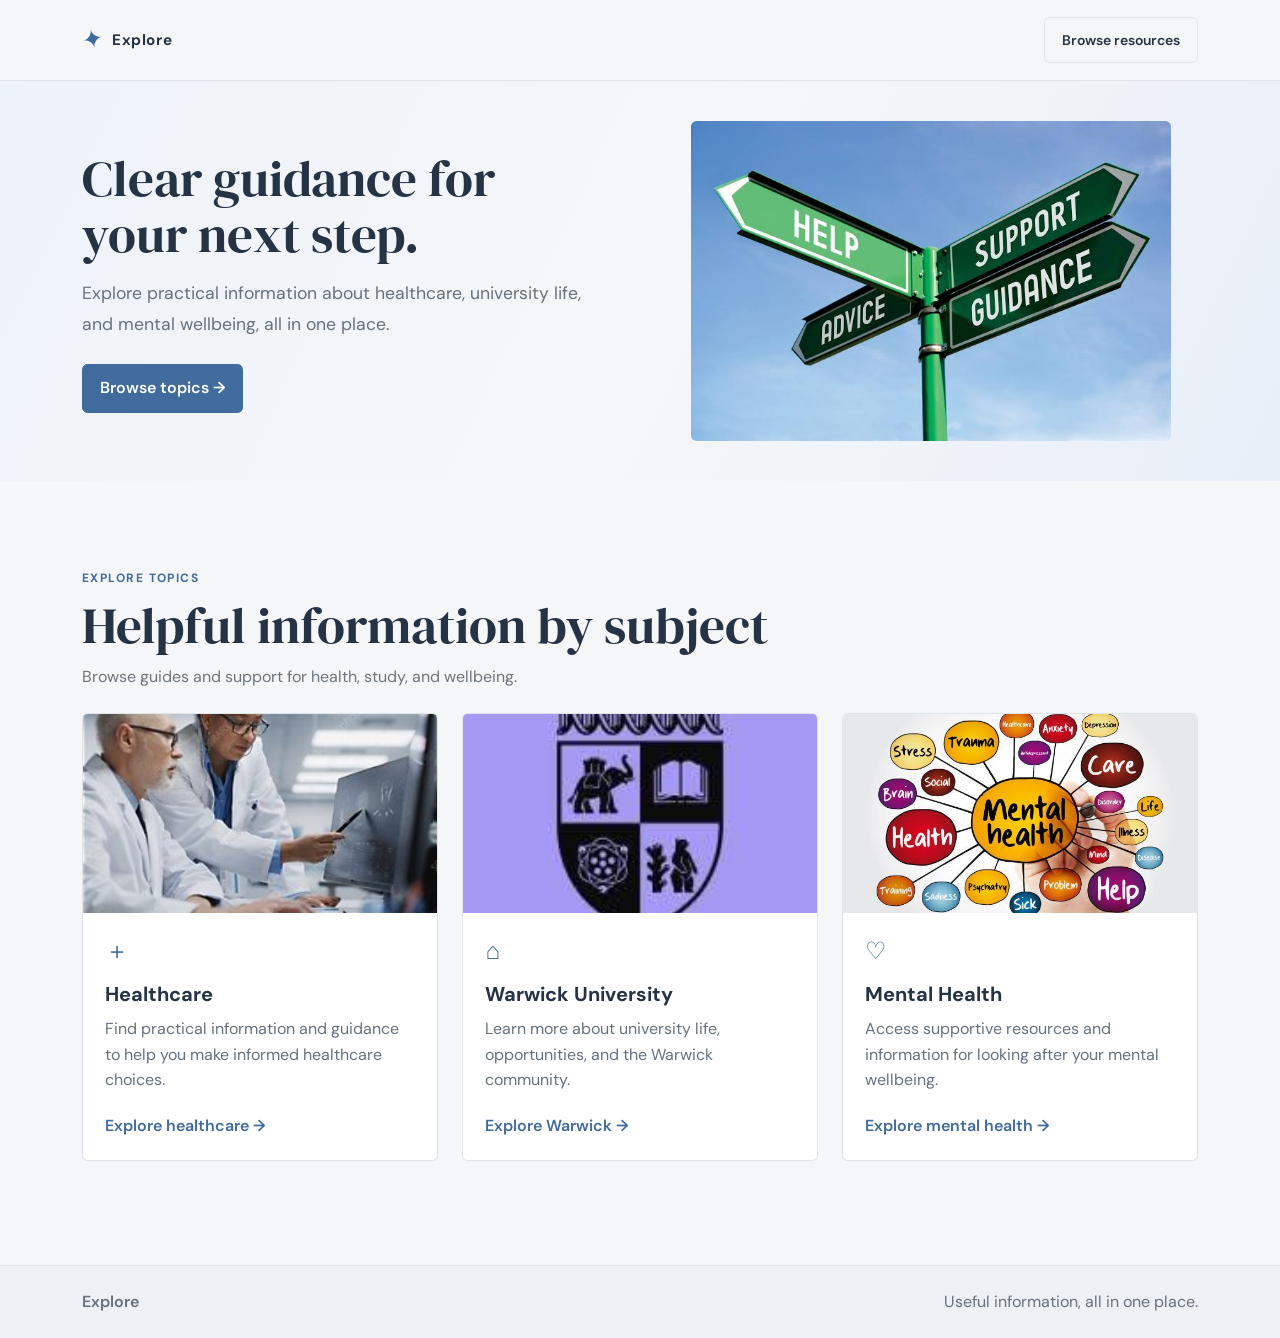
<file: index.html>
﻿<!DOCTYPE html>
<html lang="en">
<head>
    <meta charset="UTF-8">
    <meta name="viewport" content="width=device-width, initial-scale=1">
    <meta name="description" content="Explore healthcare, university, and mental health resources.">
    <title>Explore | Home</title>
    <link rel="preconnect" href="https://fonts.googleapis.com">
    <link rel="preconnect" href="https://fonts.gstatic.com" crossorigin>
    <link href="https://fonts.googleapis.com/css2?family=DM+Sans:wght@400;500;600;700&family=DM+Serif+Display&display=swap" rel="stylesheet">
    <link href="https://cdn.jsdelivr.net/npm/bootstrap@5.3.8/dist/css/bootstrap.min.css" rel="stylesheet">
    <link href="Main.css" rel="stylesheet">
</head>
<body class="home-page">
    <nav class="site-nav navbar navbar-expand-lg sticky-top" aria-label="Main navigation">
        <div class="container py-2">
            <a class="navbar-brand d-flex align-items-center" href="index.html">
                <span class="brand-mark" aria-hidden="true">✦</span>
                <span class="brand-name fw-bold">Explore</span>
            </a>
            <a class="btn btn-outline-light btn-sm" href="#resources">Browse resources</a>
        </div>
    </nav>

    <main>
        <section class="hero">
            <div class="container">
                <div class="row align-items-center g-4 g-lg-5">
                    <div class="col-lg-6">
                        <h1 class="mb-3">Clear guidance for your next step.</h1>
                        <p class="hero-copy mb-4">Explore practical information about healthcare, university life, and mental wellbeing, all in one place.</p>
                        <a class="btn btn-primary me-2" href="#resources">Browse topics <span aria-hidden="true">→</span></a>
                    </div>
                    <div class="col-lg-6">
                        <figure class="hero-image-frame">
                            <img class="hero-image" src="images/images.jpeg" alt="A signpost pointing to help, support, advice, and guidance">
                        </figure>
                    </div>
                </div>
            </div>
        </section>

        <section class="resources" id="resources">
            <div class="container">
                <div class="mb-4">
                    <p class="eyebrow mb-2">Explore topics</p>
                    <h2 class="section-heading mb-2">Helpful information by subject</h2>
                    <p class="text-secondary mb-0">Browse guides and support for health, study, and wellbeing.</p>
                </div>
                <div class="row g-4">
                    <div class="col-md-4">
                        <article class="resource-card">
                            <img class="resource-image" src="comphealthcare.jpg" alt="Healthcare professionals reviewing a scan together">
                            <div class="resource-icon" aria-hidden="true">＋</div>
                            <h3>Healthcare</h3>
                            <p>Find practical information and guidance to help you make informed healthcare choices.</p>
                            <a class="resource-link" href="healthcare.html">Explore healthcare <span aria-hidden="true">→</span></a>
                        </article>
                    </div>
                    <div class="col-md-4">
                        <article class="resource-card">
                            <img class="resource-image" src="warwick.jpg" alt="Warwick University crest">
                            <div class="resource-icon" aria-hidden="true">⌂</div>
                            <h3>Warwick University</h3>
                            <p>Learn more about university life, opportunities, and the Warwick community.</p>
                            <a class="resource-link" href="warwick.html">Explore Warwick <span aria-hidden="true">→</span></a>
                        </article>
                    </div>
                    <div class="col-md-4">
                        <article class="resource-card">
                            <img class="resource-image" src="images/mental_health.jpeg" alt="Illustrated map of mental health topics and support">
                            <div class="resource-icon" aria-hidden="true">♡</div>
                            <h3>Mental Health</h3>
                            <p>Access supportive resources and information for looking after your mental wellbeing.</p>
                            <a class="resource-link" href="mental_health.html">Explore mental health <span aria-hidden="true">→</span></a>
                        </article>
                    </div>
                </div>
            </div>
        </section>
    </main>
    <footer class="py-4">
        <div class="container d-flex flex-column flex-sm-row justify-content-between gap-2">
            <span class="fw-semibold">Explore</span>
            <span>Useful information, all in one place.</span>
        </div>
    </footer>
    <script src="https://cdn.jsdelivr.net/npm/bootstrap@5.3.8/dist/js/bootstrap.bundle.min.js"></script>
</body>
</html>
</file>
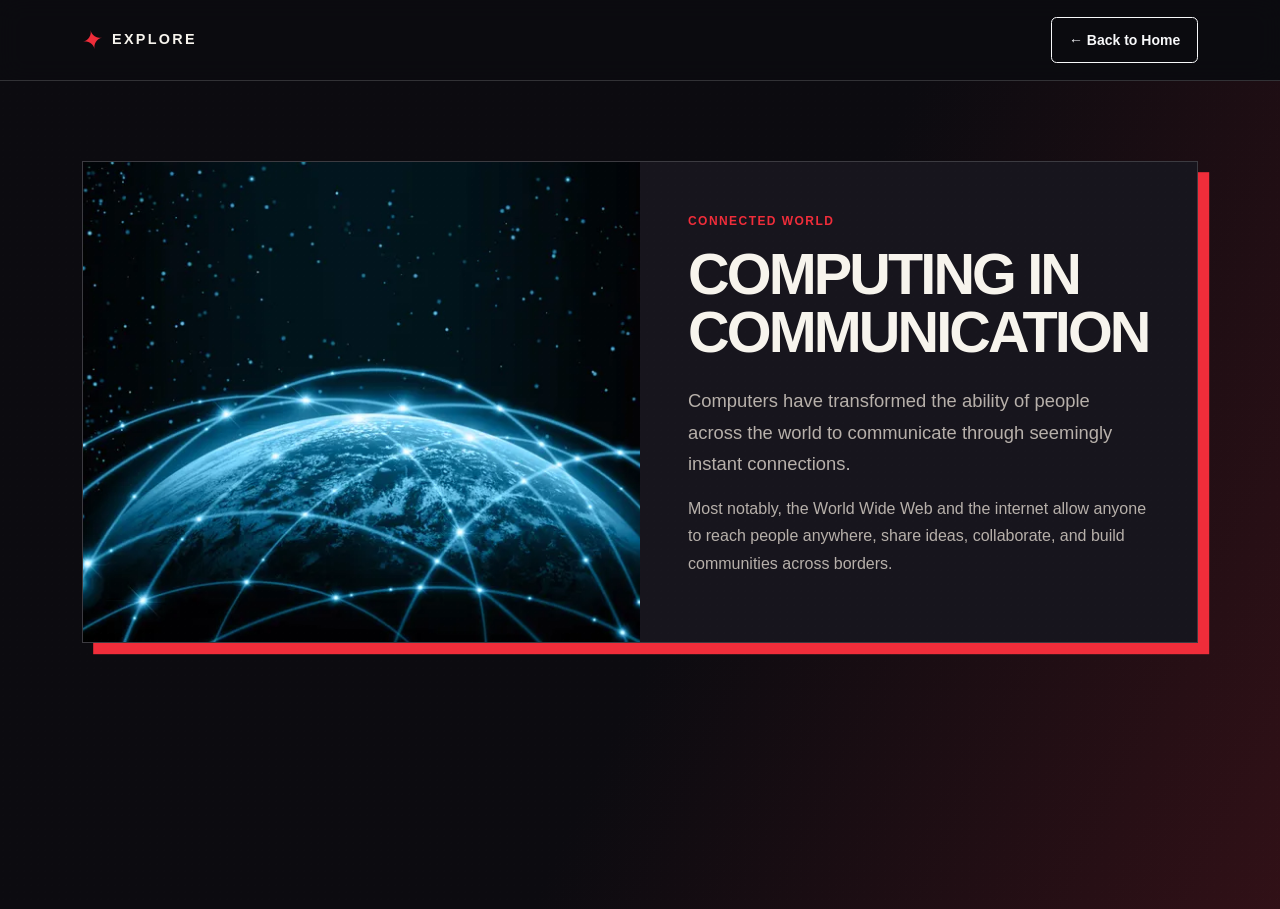
<file: communication.html>
<!DOCTYPE html>
<html lang="en">
<head>
    <meta charset="UTF-8">
    <meta name="viewport" content="width=device-width, initial-scale=1">
    <meta name="description" content="How computing has transformed global communication.">
    <title>Computing in Communication</title>
    <link href="https://cdn.jsdelivr.net/npm/bootstrap@5.3.8/dist/css/bootstrap.min.css" rel="stylesheet">
    <link href="Main.css" rel="stylesheet">
</head>
<body class="theme-night communication-page">
    <nav class="site-nav navbar sticky-top" aria-label="Communication page navigation">
        <div class="container py-2">
            <a class="navbar-brand d-flex align-items-center" href="Main.html">
                <span class="brand-mark" aria-hidden="true">✦</span>
                <span class="brand-name fw-bold">Explore</span>
            </a>
            <a class="btn btn-outline-light btn-sm" href="index.html">← Back to Home</a>
        </div>
    </nav>

    <main class="communication-main">
        <div class="container py-5">
            <article class="communication-card">
                <div class="row g-0 align-items-stretch">
                    <div class="col-lg-6">
                        <img src="globalCommunicationImage.webp" class="communication-image" alt="People communicating around the world">
                    </div>
                    <div class="col-lg-6 d-flex align-items-center">
                        <div class="communication-copy p-4 p-md-5">
                            <p class="eyebrow mb-3">Connected world</p>
                            <h1>Computing in Communication</h1>
                            <p class="communication-lead">Computers have transformed the ability of people across the world to communicate through seemingly instant connections.</p>
                            <p>Most notably, the World Wide Web and the internet allow anyone to reach people anywhere, share ideas, collaborate, and build communities across borders.</p>
                        </div>
                    </div>
                </div>
            </article>
        </div>
    </main>

    <script src="https://cdn.jsdelivr.net/npm/bootstrap@5.3.8/dist/js/bootstrap.bundle.min.js"></script>
</body>
</html>
</file>
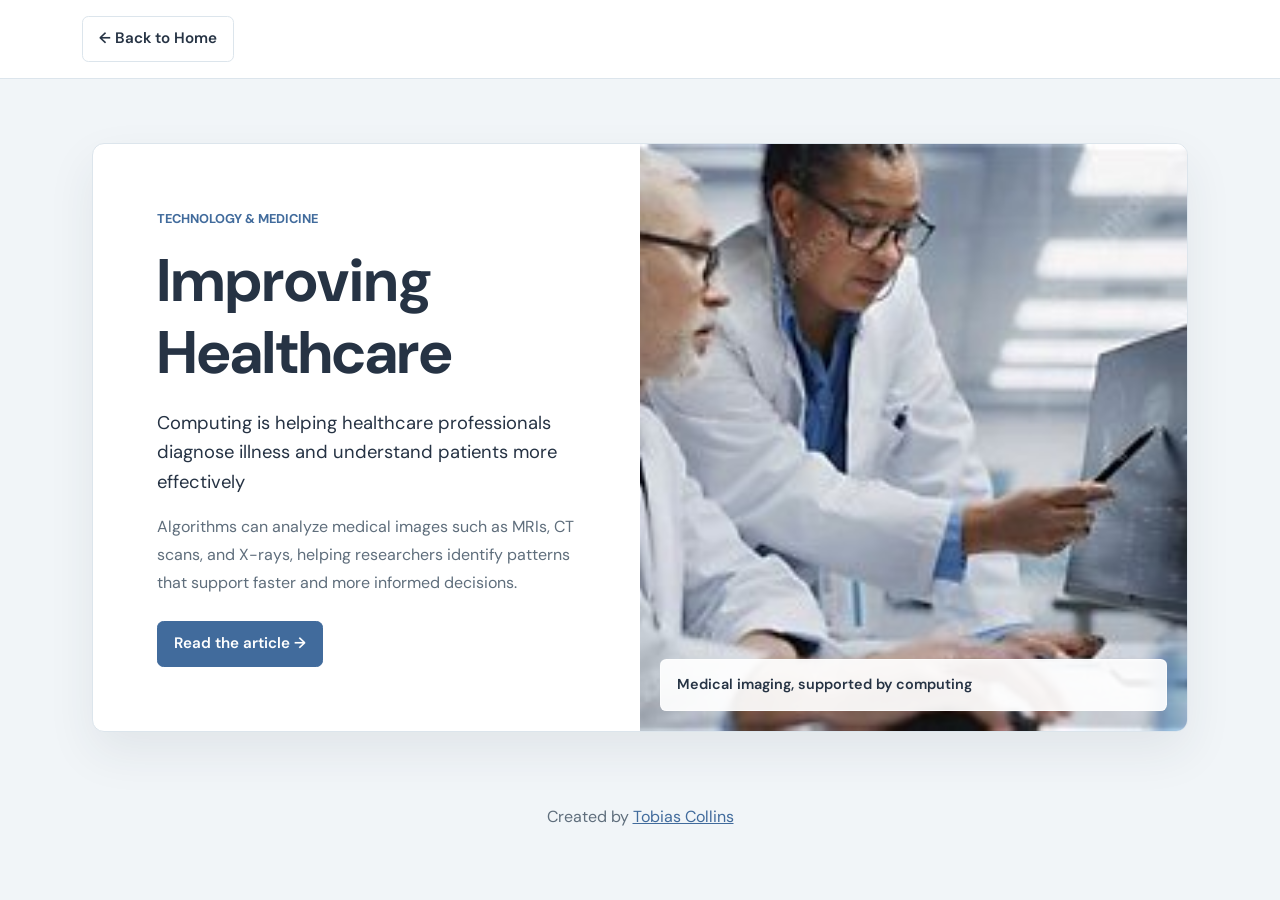
<file: healthcare.html>
<!DOCTYPE html>
<html lang="en">
<head>
    <meta charset="UTF-8">
    <meta name="viewport" content="width=device-width, initial-scale=1">
    <meta name="description" content="How computing is improving healthcare diagnostics and research.">
    <title>Improving Healthcare</title>
    <link href="https://cdn.jsdelivr.net/npm/bootstrap@5.3.8/dist/css/bootstrap.min.css" rel="stylesheet">
    <link href="https://fonts.googleapis.com/css2?family=DM+Sans:wght@400;500;600;700&display=swap" rel="stylesheet">
    <link href="content-pages.css" rel="stylesheet">
</head>
<body class="content-page healthcare-page">
    <nav class="content-nav navbar sticky-top" aria-label="Healthcare page navigation">
        <div class="container py-2">
            <a class="btn btn-outline-primary btn-sm" href="index.html">← Back to Home</a>
        </div>
    </nav>

    <main class="container healthcare-shell">
        <article class="healthcare-feature">
            <div class="row g-0 align-items-stretch">
                <div class="col-lg-6 d-flex align-items-center">
                    <div class="healthcare-copy">
                        <p class="content-eyebrow">Technology &amp; medicine</p>
                        <h1 class="page-title">Improving Healthcare</h1>
                        <p class="content-lead">Computing is helping healthcare professionals diagnose illness and understand patients more effectively</p>
                        <p>Algorithms can analyze medical images such as MRIs, CT scans, and X-rays, helping researchers identify patterns that support faster and more informed decisions.</p>
                        <a href="https://cccblog.org/2025/06/05/computings-transformative-role-in-the-future-of-healthcare/" class="btn btn-primary" target="_blank" rel="noopener noreferrer">Read the article <span aria-hidden="true">→</span></a>
                    </div>
                </div>
                <div class="col-lg-6">
                    <figure class="healthcare-visual mb-0">
                        <img src="comphealthcare.jpg" class="healthcare-image" alt="Two healthcare professionals reviewing a medical scan">
                        <figcaption class="healthcare-caption">Medical imaging, supported by computing</figcaption>
                    </figure>
                </div>
            </div>
        </article>
    </main>

    <footer class="page-footer">
        <p class="mb-0">Created by <a href="https://github.com/tobias-collins" target="_blank" rel="noopener noreferrer">Tobias Collins</a></p>
    </footer>

    <script src="https://cdn.jsdelivr.net/npm/bootstrap@5.3.8/dist/js/bootstrap.bundle.min.js"></script>

</body>
</html>
</file>
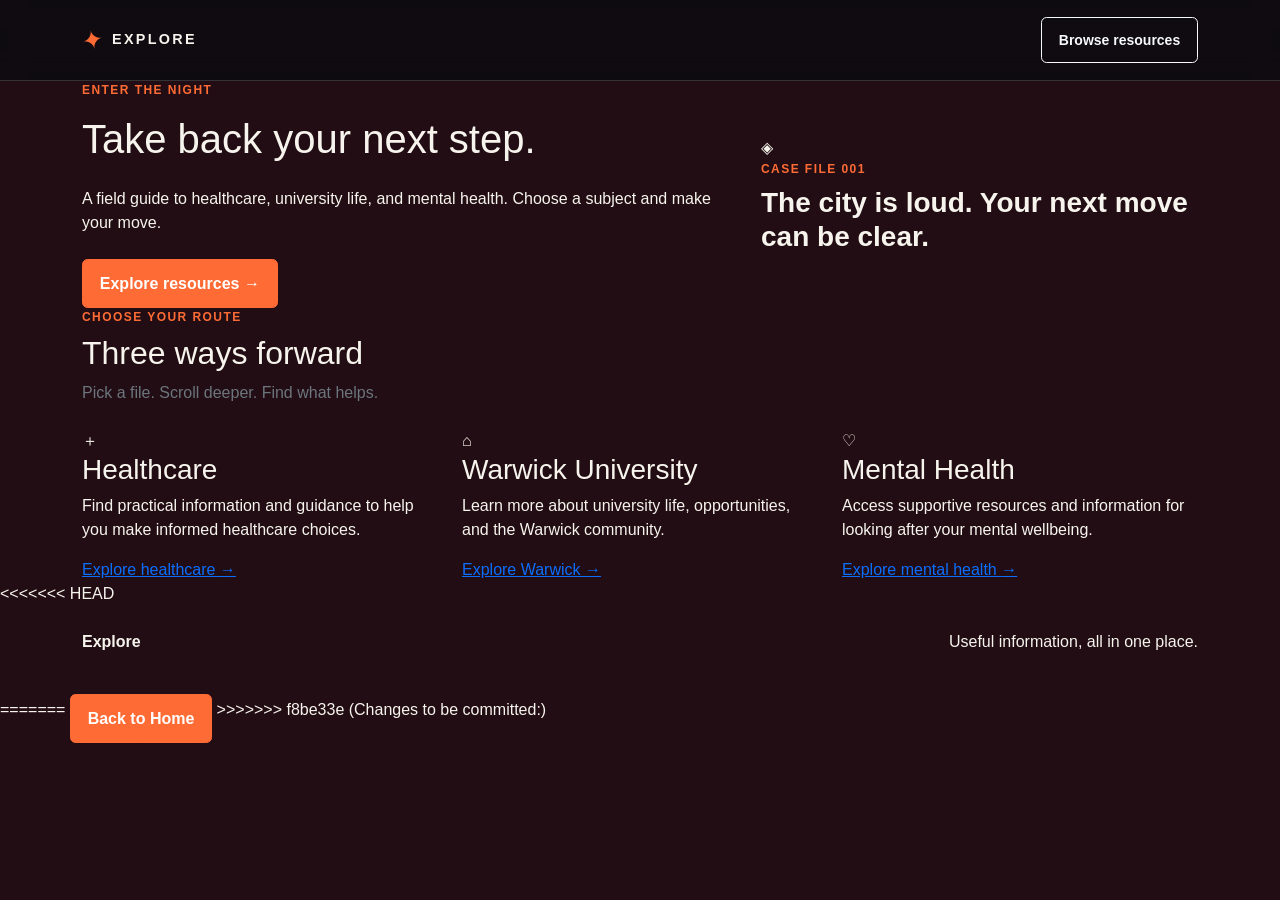
<file: Main.html>
﻿<!DOCTYPE html>
<html lang="en">
<head>
    <meta charset="UTF-8">
    <meta name="viewport" content="width=device-width, initial-scale=1">
    <meta name="description" content="Explore healthcare, university, and mental health resources.">
    <title>Explore | Home</title>
    <link href="https://cdn.jsdelivr.net/npm/bootstrap@5.3.8/dist/css/bootstrap.min.css" rel="stylesheet">
    <link href="Main.css" rel="stylesheet">
</head>
<body class="theme-night">
    <nav class="site-nav navbar navbar-expand-lg sticky-top" aria-label="Main navigation">
        <div class="container py-2">
            <a class="navbar-brand d-flex align-items-center" href="Main.html">
                <span class="brand-mark" aria-hidden="true">✦</span>
                <span class="brand-name fw-bold">Explore</span>
            </a>
            <a class="btn btn-outline-light btn-sm" href="#resources">Browse resources</a>
        </div>
    </nav>

    <main>
        <section class="hero" data-theme="theme-night">
            <div class="container">
                <div class="row align-items-center g-5">
                    <div class="col-lg-7">
                        <p class="eyebrow mb-3">Enter the night</p>
                        <h1 class="mb-4">Take back your next step.</h1>
                        <p class="hero-copy mb-4">A field guide to healthcare, university life, and mental health. Choose a subject and make your move.</p>
                        <a class="btn btn-primary me-2" href="#resources">Explore resources <span aria-hidden="true">→</span></a>
                    </div>
                    <div class="col-lg-5">
                        <div class="intro-panel">
                            <div class="panel-icon" aria-hidden="true">◈</div>
                            <p class="eyebrow mb-2">Case file 001</p>
                            <h2 class="h3 fw-bold mb-0">The city is loud. Your next move can be clear.</h2>
                        </div>
                    </div>
                </div>
            </div>
        </section>

        <section class="resources" id="resources" data-theme="theme-archive">
            <div class="container">
                <div class="mb-4">
                    <p class="eyebrow mb-2">Choose your route</p>
                    <h2 class="section-heading mb-2">Three ways forward</h2>
                    <p class="text-secondary mb-0">Pick a file. Scroll deeper. Find what helps.</p>
                </div>
                <div class="row g-4">
                    <div class="col-md-4">
                        <article class="resource-card">
                            <div class="resource-icon" aria-hidden="true">＋</div>
                            <h3>Healthcare</h3>
                            <p>Find practical information and guidance to help you make informed healthcare choices.</p>
                            <a class="resource-link" href="healthcare.html">Explore healthcare <span aria-hidden="true">→</span></a>
                        </article>
                    </div>
                    <div class="col-md-4">
                        <article class="resource-card">
                            <div class="resource-icon" aria-hidden="true">⌂</div>
                            <h3>Warwick University</h3>
                            <p>Learn more about university life, opportunities, and the Warwick community.</p>
                            <a class="resource-link" href="warwick.html">Explore Warwick <span aria-hidden="true">→</span></a>
                        </article>
                    </div>
                    <div class="col-md-4">
                        <article class="resource-card">
                            <div class="resource-icon" aria-hidden="true">♡</div>
                            <h3>Mental Health</h3>
                            <p>Access supportive resources and information for looking after your mental wellbeing.</p>
                            <a class="resource-link" href="mental_health.html">Explore mental health <span aria-hidden="true">→</span></a>
                        </article>
                    </div>
                </div>
            </div>
        </section>
    </main>
<<<<<<< HEAD

    <footer class="py-4" data-theme="theme-reckoning">
        <div class="container d-flex flex-column flex-sm-row justify-content-between gap-2">
            <span class="fw-semibold">Explore</span>
            <span>Useful information, all in one place.</span>
        </div>
    </footer>

=======
    <a href="Main.html" class="btn btn-primary mt-3">Back to Home</a>
>>>>>>> f8be33e (Changes to be committed:)
    <script src="https://cdn.jsdelivr.net/npm/bootstrap@5.3.8/dist/js/bootstrap.bundle.min.js"></script>
    <script>
        const sections = document.querySelectorAll("[data-theme]");

        const themeObserver = new IntersectionObserver((entries) => {
            entries.forEach((entry) => {
                if (entry.isIntersecting) {
                    document.body.className = entry.target.dataset.theme;
                }
            });
        }, { threshold: 0.45 });

        sections.forEach((section) => themeObserver.observe(section));
    </script>
</body>
</html>
</file>
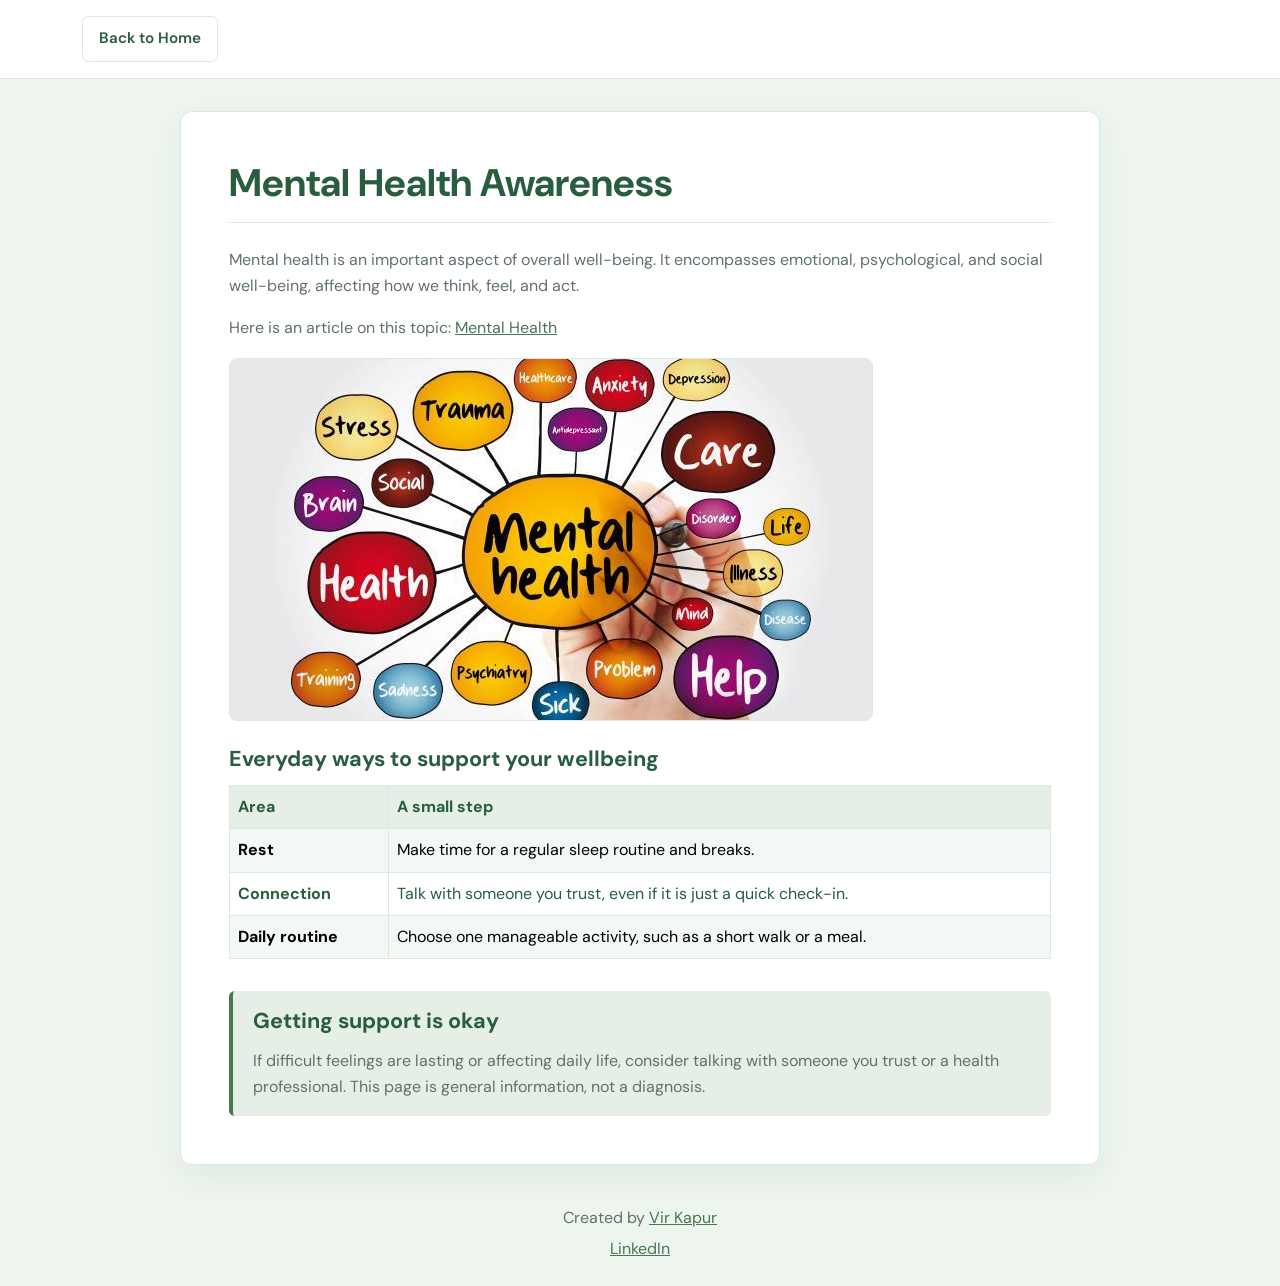
<file: mental_health.html>
<!DOCTYPE html>
<html lang="en">
<head>
    <meta charset="UTF-8">
    <meta name="viewport" content="width=device-width, initial-scale=1">
    <title>Mental Health Awareness</title>
    <link href="https://cdn.jsdelivr.net/npm/bootstrap@5.3.8/dist/css/bootstrap.min.css" rel="stylesheet">
    <link href="https://fonts.googleapis.com/css2?family=DM+Sans:wght@400;500;600;700&display=swap" rel="stylesheet">
    <link href="content-pages.css" rel="stylesheet">
</head>
<body class="content-page mental-health-page">
    <nav class="content-nav navbar" aria-label="Mental health page navigation">
        <div class="container py-2">
            <a href="index.html" class="btn btn-outline-primary btn-sm">Back to Home</a>
        </div>
    </nav>
    <main class="container page-shell">
        <header class="content-header">
            <h1 class="page-title">Mental Health Awareness</h1>
        </header>
        <p>Mental health is an important aspect of overall well-being. It encompasses emotional, psychological, and social well-being, affecting how we think, feel, and act.</p>
        <p>Here is an article on this topic: <a href="https://my.clevelandclinic.org/health/articles/mental-health" target="_blank" rel="noopener noreferrer">Mental Health</a></p>
        <img src="images/mental_health.jpeg" alt="Mental Health Awareness" class="img-fluid mt-3 mental-health-image">
        <h2 class="h4 mt-4">Everyday ways to support your wellbeing</h2>
        <div class="table-responsive">
            <table class="table table-striped table-bordered content-table">
                <thead>
                    <tr>
                        <th scope="col">Area</th>
                        <th scope="col">A small step</th>
                    </tr>
                </thead>
                <tbody>
                    <tr>
                        <th scope="row">Rest</th>
                        <td>Make time for a regular sleep routine and breaks.</td>
                    </tr>
                    <tr>
                        <th scope="row">Connection</th>
                        <td>Talk with someone you trust, even if it is just a quick check-in.</td>
                    </tr>
                    <tr>
                        <th scope="row">Daily routine</th>
                        <td>Choose one manageable activity, such as a short walk or a meal.</td>
                    </tr>
                </tbody>
            </table>
        </div>
        <div class="support-note mt-3">
            <h2 class="h5">Getting support is okay</h2>
            <p class="mb-0">If difficult feelings are lasting or affecting daily life, consider talking with someone you trust or a health professional. This page is general information, not a diagnosis.</p>
        </div>
    </main>
    <footer class="page-footer">
        <p class="mb-1">Created by <a href="https://github.com/virkapur22" target="_blank" rel="noopener noreferrer">Vir Kapur</a></p>
        <a href="https://www.linkedin.com/in/vir-kapur-1423663bb/" target="_blank" rel="noopener noreferrer">LinkedIn</a>
    </footer>
    <script src="https://cdn.jsdelivr.net/npm/bootstrap@5.3.3/dist/js/bootstrap.bundle.min.js"></script>
</body>
</html>
</file>
<file: Main.css>
:root {
    --ink: #f7f4ed;
    --muted: #b7b0aa;
    --primary: #f02d3a;
    --background: #0c0b10;
    --panel: #17151d;
    --border: rgba(255, 255, 255, 0.16);
    --accent: #f02d3a;
    --accent-soft: rgba(240, 45, 58, 0.16);
}

/* Shared page foundation */
body {
    background: var(--background);
    color: var(--ink);
    font-family: "Arial Narrow", Arial, Helvetica, sans-serif;
    overflow-x: hidden;
    transition: background 0.8s ease, color 0.8s ease;
}

body::before {
    background-image: radial-gradient(rgba(255, 255, 255, 0.12) 1px, transparent 1px);
    background-size: 7px 7px;
    content: "";
    inset: 0;
    opacity: 0.08;
    pointer-events: none;
    position: fixed;
    z-index: 10;
}

body:not(.home-page).theme-archive {
    --background: #11151a;
    --panel: #1b2227;
    --accent: #36d1c4;
    --accent-soft: rgba(54, 209, 196, 0.15);
}

body:not(.home-page).theme-reckoning {
    --background: #210d13;
    --panel: #2b1119;
    --accent: #ff6b35;
    --accent-soft: rgba(255, 107, 53, 0.15);
}

.site-nav {
    background: rgba(12, 11, 16, 0.82);
    border-bottom: 1px solid var(--border);
    backdrop-filter: blur(12px);
    transition: background 0.8s ease;
    z-index: 20;
}

/* Homepage theme and identity */
body.home-page {
    --ink: #263344;
    --muted: #66717e;
    --primary: #416b9c;
    --background: #f5f6f8;
    --panel: #ffffff;
    --border: #dfe4ea;
    --accent: #416b9c;
    --accent-hover: #31547c;
    --accent-soft: rgba(65, 107, 156, 0.09);
    --home-heading-size: clamp(2.2rem, 4vw, 3.2rem);
    background: var(--background);
    color: var(--ink);
    font-family: "DM Sans", "Segoe UI", sans-serif;
}

body.home-page::before {
    display: none;
}

body.home-page .site-nav {
    background: rgba(245, 246, 248, 0.94);
    border-color: var(--border);
}

body.home-page .brand-mark,
body.home-page .brand-name {
    color: var(--ink);
}

body.home-page .brand-mark {
    color: var(--accent);
}

body.home-page .brand-name {
    font-size: 0.95rem;
    letter-spacing: 0.04em;
    text-transform: none;
}

body.home-page .site-nav .btn-outline-light {
    border-color: var(--border);
    color: var(--ink);
}

body.home-page .site-nav .btn-outline-light:hover {
    background: var(--ink);
    border-color: var(--ink);
    color: #fff;
}

.brand-mark {
    color: var(--accent);
    font-size: 1.6rem;
    margin-right: 0.5rem;
    transform: rotate(-12deg);
    transition: color 0.8s ease;
}

.brand-name {
    color: var(--ink);
    font-size: 0.9rem;
    letter-spacing: 0.16em;
    text-transform: uppercase;
}

/* Homepage hero and resource section */
body.home-page .hero {
    background: linear-gradient(115deg, #edf3fa 0%, var(--background) 52%, #e8eff8 100%);
    display: flex;
    align-items: center;
    padding: 2.5rem 0;
    position: relative;
    transition: background 0.8s ease;
}

body.home-page .hero::after {
    content: none;
}

.eyebrow {
    color: var(--accent);
    font-size: 0.75rem;
    font-weight: 700;
    letter-spacing: 0.12em;
    text-transform: uppercase;
    transition: color 0.8s ease;
}

body.home-page .hero h1 {
    font-family: "DM Serif Display", Georgia, serif;
    font-size: var(--home-heading-size);
    font-weight: 400;
    letter-spacing: 0;
    line-height: 1.1;
    max-width: 17ch;
}

body.home-page .hero-copy {
    color: var(--muted);
    font-size: 1.1rem;
    line-height: 1.75;
    max-width: 34rem;
}

.btn-primary {
    background: var(--accent);
    border-color: var(--accent);
    color: #fff;
    font-weight: 700;
}

.btn-primary:hover,
.btn-primary:focus {
    background: var(--accent-hover);
    border-color: var(--accent-hover);
    color: #fff;
}

.btn {
    border-radius: 0.35rem;
    font-weight: 600;
    padding: 0.72rem 1.05rem;
    transition: background 0.3s ease, color 0.3s ease, border-color 0.3s ease;
}

body.home-page .hero-image-frame {
    margin: 0;
}

body.home-page .hero-image {
    aspect-ratio: 3 / 2;
    border-radius: 0.35rem;
    display: block;
    margin-inline: auto;
    max-width: 30rem;
    object-fit: cover;
    width: 100%;
}

body.home-page .resources {
    background: var(--background);
    padding: 5.5rem 0 6.5rem;
    transition: background 0.8s ease;
}

body.home-page .section-heading {
    font-family: "DM Serif Display", Georgia, serif;
    font-size: var(--home-heading-size);
    font-weight: 400;
    letter-spacing: 0;
}

body.home-page .resource-card {
    background: #fff;
    border: 1px solid var(--border);
    border-radius: 0.35rem;
    height: 100%;
    overflow: hidden;
    position: relative;
    transition: background 0.5s ease, border-color 0.25s ease, box-shadow 0.25s ease, transform 0.25s ease;
}

body.home-page .resource-card:hover {
    border-color: var(--accent);
    box-shadow: 0 0.8rem 1.8rem rgba(38, 51, 68, 0.08);
    transform: translateY(-3px);
}

body.home-page .resource-image {
    aspect-ratio: 16 / 9;
    display: block;
    object-fit: cover;
    width: 100%;
}

body.home-page .resource-card > :not(.resource-image) {
    margin-left: 1.4rem;
    margin-right: 1.4rem;
}

body.home-page .resource-card > .resource-icon {
    margin-top: 1.25rem;
}

body.home-page .resource-icon {
    color: var(--accent);
    font-size: 1.5rem;
    margin-bottom: 0.8rem;
}

body.home-page .resource-card h3 {
    font-size: 1.25rem;
    font-weight: 700;
    margin-bottom: 0.65rem;
}

body.home-page .resource-card p {
    color: var(--muted);
    line-height: 1.6;
    min-height: 5.1rem;
}

body.home-page .resource-link {
    color: var(--accent);
    font-weight: 600;
    text-decoration: none;
    display: inline-block;
    margin-bottom: 1.4rem;
}

body.home-page .resource-link:hover {
    color: var(--ink);
    text-decoration: underline;
}

body.home-page footer {
    background: #edf0f4;
    border-top: 1px solid var(--border);
    color: var(--muted);
    transition: background 0.5s ease;
}

/* Shared article page styles */
.article-main,
.communication-main {
    background: linear-gradient(115deg, var(--background) 0%, var(--background) 55%, var(--accent-soft) 100%);
    min-height: calc(100vh - 72px);
}

.article-card,
.communication-card {
    background: var(--panel);
    border: 1px solid var(--border);
    box-shadow: 0.7rem 0.7rem 0 var(--accent);
    margin: 2rem auto;
    overflow: hidden;
}

.article-copy,
.communication-copy {
    min-width: 0;
    width: 100%;
}

.article-image,
.communication-image {
    display: block;
    min-height: 30rem;
    object-fit: cover;
    width: 100%;
}

.article-copy h1,
.communication-copy h1 {
    font-size: clamp(2.25rem, 4.5vw, 4.5rem);
    font-weight: 900;
    letter-spacing: -0.05em;
    line-height: 1;
    margin-bottom: 1.5rem;
    overflow-wrap: anywhere;
    text-transform: uppercase;
}

.article-copy p:not(.eyebrow),
.communication-copy p:not(.eyebrow) {
    color: var(--muted);
    line-height: 1.7;
}

.article-copy .article-lead,
.communication-copy .communication-lead {
    color: var(--ink);
    font-size: 1.15rem;
}

@media (max-width: 767.98px) {
    body.home-page .hero {
        display: block;
        min-height: auto;
        padding: 3.5rem 0 3rem;
    }

    body.home-page .hero-image-frame {
        margin-top: 1rem;
    }

    .article-card,
    .communication-card {
        margin-top: 0;
    }

    .article-image,
    .communication-image {
        height: 16rem;
        min-height: 0;
    }

    .article-copy,
    .communication-copy {
        padding: 2rem !important;
    }
}

@media (prefers-reduced-motion: reduce) {
    body,
    .site-nav,
    body.home-page .hero,
    body.home-page .resources,
    body.home-page .resource-card,
    body.home-page footer {
        transition: none;
    }
}
</file>
<file: content-pages.css>
:root {
    --content-ink: #263344;
    --content-muted: #66717e;
    --content-accent: #416b9c;
    --content-accent-hover: #31547c;
    --content-background: #f3f6fa;
    --content-border: #dfe4ea;
    --content-soft: #eaf0f7;
    --content-table-stripe: #f3f6fa;
}

body.content-page.mental-health-page {
    --content-ink: #285d3d;
    --content-muted: #617365;
    --content-accent: #477852;
    --content-accent-hover: #285d3d;
    --content-background: #edf5ee;
    --content-border: #dce9de;
    --content-soft: #e5efe6;
    --content-table-stripe: #f4f8f4;
}

body.content-page.warwick-page {
    --content-ink: #302543;
    --content-muted: #6c6379;
    --content-accent: #6848a1;
    --content-accent-hover: #4d347e;
    --content-background: #f5f2fa;
    --content-border: #e2dced;
    --content-soft: #ede8f5;
    --content-table-stripe: #f8f6fb;
}

body.content-page.healthcare-page {
    --content-ink: #263344;
    --content-muted: #5f6e7c;
    --content-accent: #416b9c;
    --content-accent-hover: #31547c;
    --content-background: #f1f5f8;
    --content-border: #dce5ec;
    --content-soft: #e8f0f6;
    --content-table-stripe: #f4f7fa;
}

body.content-page {
    min-height: 100vh;
    background: var(--content-background);
    color: var(--content-ink);
    font-family: "DM Sans", "Segoe UI", sans-serif;
    font-size: 1rem;
    line-height: 1.65;
}

.content-nav {
    background: #fff;
    border-bottom: 1px solid var(--content-border);
}

.content-nav .navbar-brand,
.content-nav .brand-name {
    color: var(--content-ink);
    font-weight: 700;
    text-decoration: none;
}

.content-nav .brand-mark {
    color: var(--content-accent);
    font-size: 1.4rem;
    margin-right: 0.5rem;
}

.page-shell {
    width: min(920px, calc(100% - 2rem));
    margin: 2rem auto;
    padding: clamp(1.5rem, 4vw, 3rem);
    background: #fff;
    border: 1px solid var(--content-border);
    border-radius: 0.75rem;
    box-shadow: 0 0.75rem 2rem rgb(38 51 68 / 6%);
}

.content-page h1,
.content-page .page-title {
    margin-bottom: 1rem;
    color: var(--content-ink);
    font-size: clamp(2rem, 4vw, 2.4rem);
    font-weight: 700;
    line-height: 1.2;
}

.content-header {
    margin-bottom: 1.5rem;
    padding-bottom: 1rem;
    border-bottom: 1px solid var(--content-border);
}

.content-header .page-title {
    margin-bottom: 0;
}

.content-page h2,
.content-page h3 {
    margin-top: 1.75rem;
    margin-bottom: 0.75rem;
    color: var(--content-ink);
    font-size: 1.35rem;
    font-weight: 700;
    line-height: 1.3;
}

.content-page p {
    margin-bottom: 1rem;
    color: var(--content-muted);
}

.content-page a:not(.btn) {
    color: var(--content-accent);
}

.content-page a:not(.btn):hover {
    color: var(--content-accent-hover);
}

.content-page .btn {
    min-height: 2.75rem;
    padding: 0.65rem 1rem;
    border-radius: 0.4rem;
    font-size: 0.95rem;
    font-weight: 600;
}

.content-page .btn-primary {
    border-color: var(--content-accent);
    background: var(--content-accent);
}

.content-page .btn-primary:hover,
.content-page .btn-primary:focus {
    border-color: var(--content-accent-hover);
    background: var(--content-accent-hover);
}

.content-page .btn-outline-primary {
    border-color: var(--content-border);
    color: var(--content-ink);
}

.content-page .btn-outline-primary:hover {
    border-color: var(--content-accent);
    background: var(--content-accent);
    color: #fff;
}

.content-image,
.mental-health-image {
    display: block;
    max-width: 100%;
    border: 1px solid var(--content-border);
    border-radius: 0.5rem;
}

.content-card {
    overflow: hidden;
    border: 1px solid var(--content-border);
    border-radius: 0.75rem;
    background: #fff;
}

.content-card-grid {
    min-height: 28rem;
}

.content-card-media {
    width: 100%;
    height: 100%;
    min-height: 28rem;
    object-fit: cover;
}

.content-card-body {
    padding: clamp(1.5rem, 4vw, 2.5rem);
}

.healthcare-shell {
    width: min(1120px, calc(100% - 2rem));
    margin: clamp(1.5rem, 5vw, 4rem) auto;
}

.healthcare-feature {
    overflow: hidden;
    border: 1px solid var(--content-border);
    border-radius: 0.75rem;
    background: #fff;
    box-shadow: 0 1.25rem 3rem rgb(38 51 68 / 8%);
}

.healthcare-copy {
    padding: clamp(2rem, 5vw, 4.5rem);
}

.healthcare-copy .page-title {
    max-width: 11ch;
    margin-bottom: 1.25rem;
    font-size: clamp(2.4rem, 5vw, 3.75rem);
    letter-spacing: 0;
}

.healthcare-copy .content-lead {
    max-width: 34rem;
    margin-bottom: 1rem;
    font-size: 1.15rem;
    line-height: 1.6;
}

.healthcare-copy > p:not(.content-eyebrow, .content-lead) {
    max-width: 34rem;
    margin-bottom: 1.5rem;
    line-height: 1.75;
}

.healthcare-visual {
    position: relative;
    height: 100%;
    min-height: 34rem;
    background: var(--content-soft);
}

.healthcare-image {
    display: block;
    width: 100%;
    height: 100%;
    min-height: 34rem;
    object-fit: cover;
}

.healthcare-caption {
    position: absolute;
    right: 1.25rem;
    bottom: 1.25rem;
    left: 1.25rem;
    padding: 0.8rem 1rem;
    border: 1px solid rgb(255 255 255 / 55%);
    border-radius: 0.4rem;
    background: rgb(255 255 255 / 92%);
    color: var(--content-ink);
    font-size: 0.9rem;
    font-weight: 600;
}

.content-eyebrow {
    margin-bottom: 0.75rem;
    color: var(--content-accent) !important;
    font-size: 0.8rem;
    font-weight: 700;
    text-transform: uppercase;
}

.content-lead {
    color: var(--content-ink) !important;
    font-size: 1.1rem;
}

.content-section {
    padding: 1rem 0 1.5rem;
    border-bottom: 1px solid var(--content-border);
}

.content-section:last-child {
    padding-bottom: 0;
    border-bottom: 0;
}

.content-table {
    --bs-table-color: var(--content-ink);
    --bs-table-border-color: var(--content-border);
    --bs-table-striped-bg: var(--content-table-stripe);
}

.content-table thead th {
    background: var(--content-soft);
    color: var(--content-ink);
    font-weight: 700;
}

.warwick-row td {
    background: var(--content-soft);
    color: var(--content-ink);
}

.support-note {
    padding: 1rem 1.25rem;
    border-left: 4px solid var(--content-accent);
    border-radius: 0.35rem;
    background: var(--content-soft);
}

.support-note h2 {
    margin-top: 0;
}

.warwick-crest {
    flex: 0 0 150px;
    width: 150px;
    aspect-ratio: 0.69;
    background: center / 90% no-repeat url("warwick.jpg");
    color: var(--content-ink);
    text-align: center;
}

.page-footer {
    padding: 0.5rem 1rem 1.5rem;
    color: var(--content-muted);
    text-align: center;
}

.page-footer p {
    margin-bottom: 0.25rem;
}

@media (max-width: 767.98px) {
    .content-card-grid {
        min-height: 0;
    }

    .content-card-media {
        height: 16rem;
        min-height: 0;
    }
}

@media (max-width: 991.98px) {
    .healthcare-visual,
    .healthcare-image {
        min-height: 24rem;
    }
}

@media (max-width: 575.98px) {
    .healthcare-shell {
        width: min(100% - 1.25rem, 1120px);
        margin: 1rem auto 2rem;
    }

    .healthcare-copy {
        padding: 1.75rem 1.5rem 2rem;
    }

    .healthcare-visual,
    .healthcare-image {
        min-height: 18rem;
    }
}
</file>
